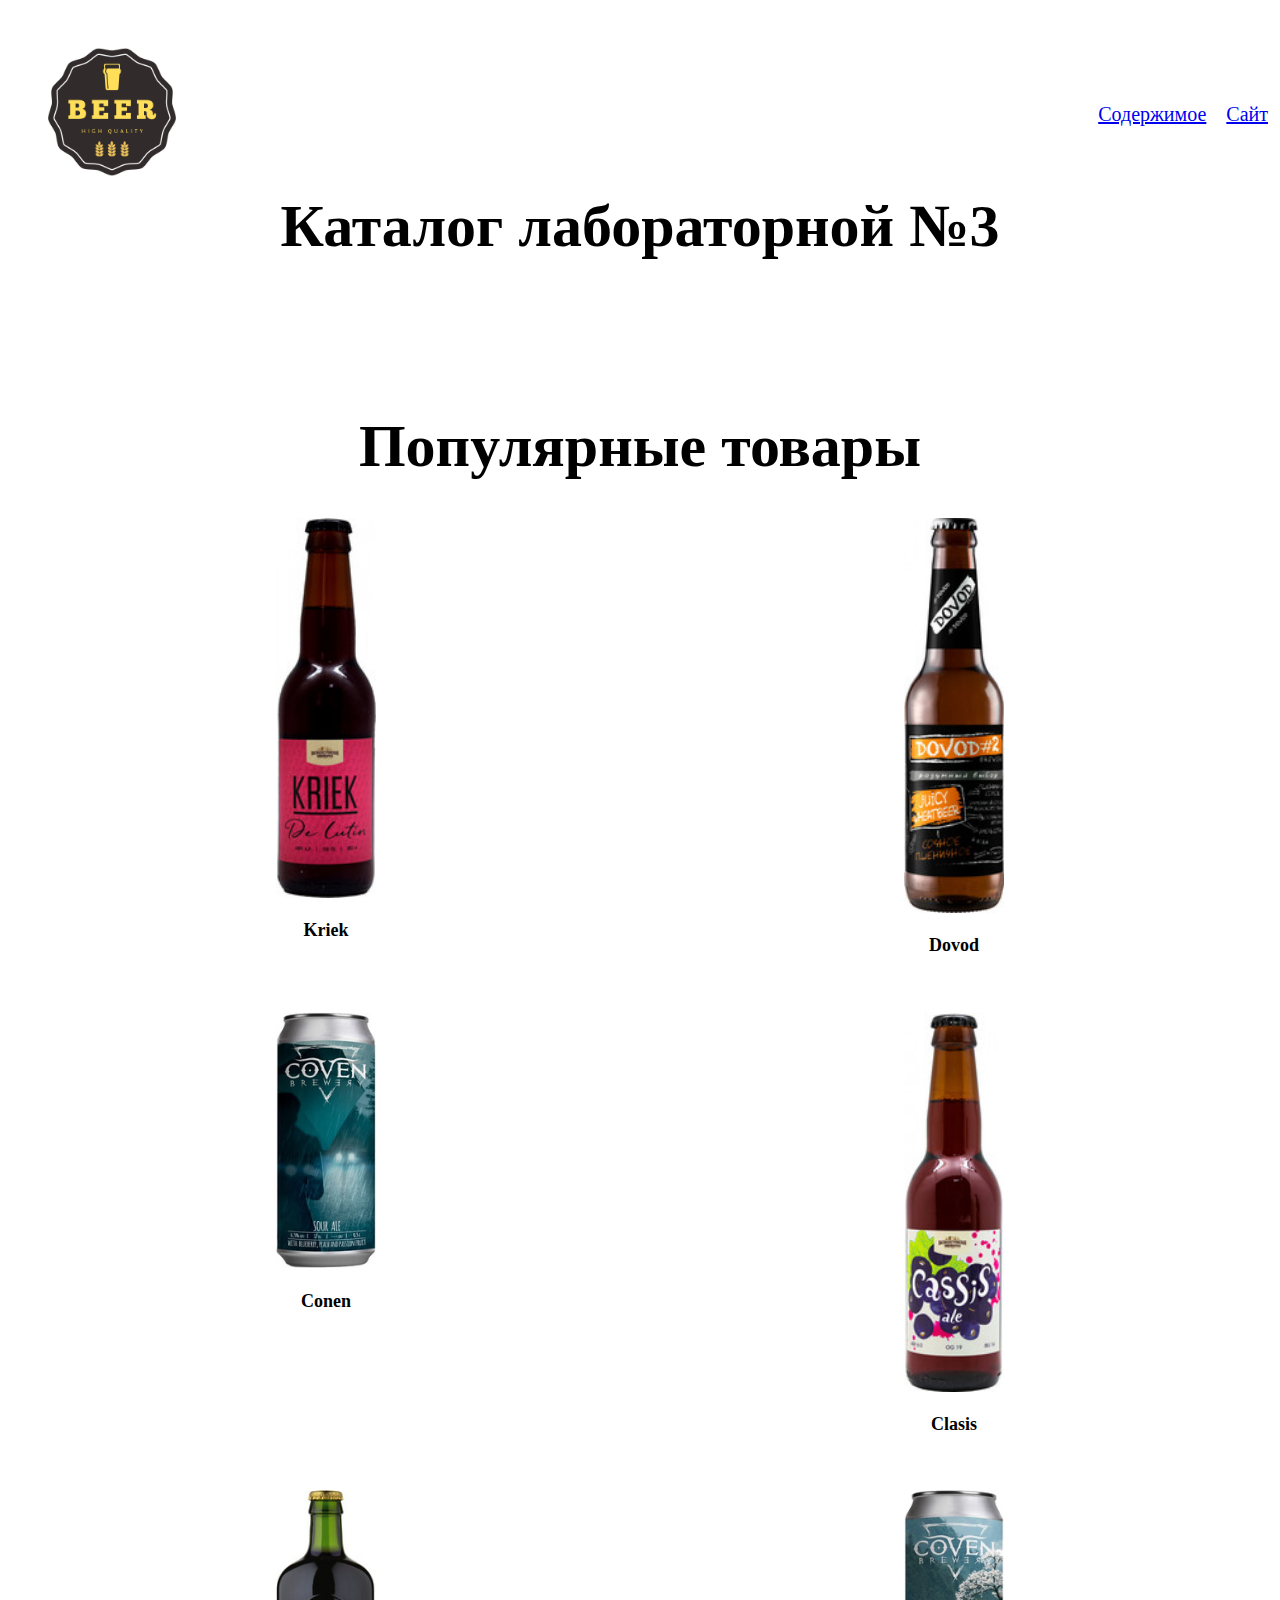
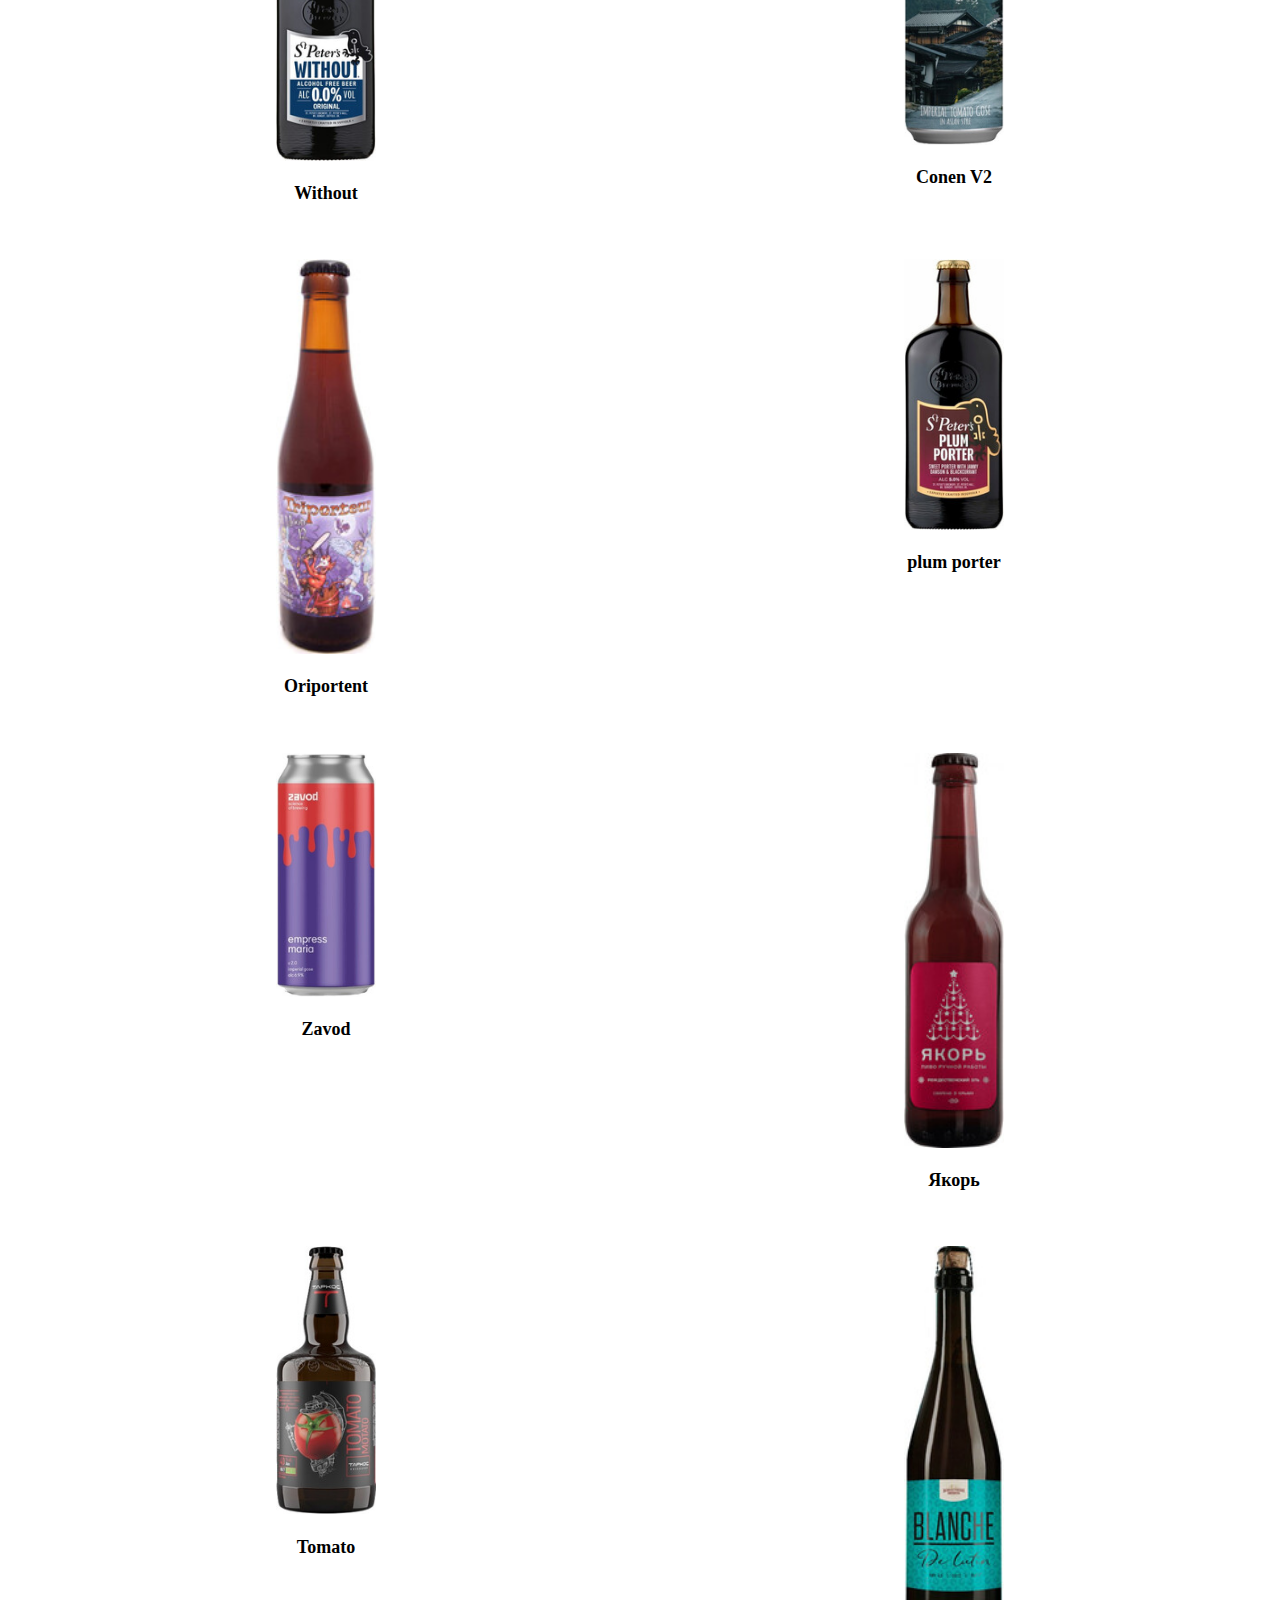
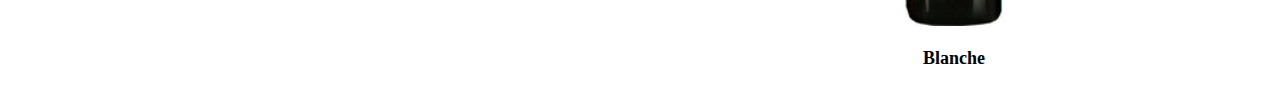
<file: веб/3/index.html>
<!DOCTYPE html>
<html lang="en">

<head>
    <meta charset="UTF-8">
    <meta http-equiv="X-UA-Compatible" content="IE=edge">
    <meta name="viewport" content="width=device-width, initial-scale=1.0">

    <link rel="stylesheet" href="css/reset.css">
    <link rel="stylesheet" href="css/main.css">

    <title>Лабораторная работа №3</title>
</head>

<body>

    <div id="main">

        <header class="header">
            <div class="header_content">
                <div class="header__top">
                    <img src="img/logo.png" width="200px" alt="логотип организации">
                </div>
    
                <div class="header__panelNavigation">
                    <ul class="navigation">
                        <li class="navigation_item"><a href="#">Содержимое</a></li>
                        <li class="navigation_item"><a href="https://eatbeer.ru/" target="_blank">Сайт</a>
                        </li>
                    </ul>
                </div>
            </div>
        </header>

        <h1 id="main-catalog_title" class="title marginBottom_3percent">Каталог лабораторной №3</h1>

        <div class="main-catalog">

            <div class="items_catalog marginBottom_3percent">

                <div class="item_catalog"></div>
                <div class="item_catalog"></div>
                <div class="item_catalog"></div>
                <div class="item_catalog"></div>
                <div class="item_catalog"></div>
                <div class="item_catalog"></div>
            </div>

            <div class="promo-catalog">
                <h2 class="title marginBottom_3percent">Популярные товары</h2>

                <div class="items_promo">
                    <div class="item_promo">
                        <img class="item_promo_img" src="img/1.jpg"
                            alt="Фото товара">

                        <p class="item__text">Kriek</p>

                    </div>

                    <div class="item_promo">
                        <img class="item_promo_img" src="img/2.jpg"
                            alt="Фото товара">

                        <p class="item__text">Dovod</p>

                    </div>

                    <div class="item_promo">
                        <img class="item_promo_img" src="img/3.jpg"
                            alt="Фото товара">

                        <p class="item__text">Conen</p>

                    </div>

                    <div class="item_promo">
                        <img class="item_promo_img" src="img/4.jpg"
                            alt="Фото товара">

                        <p class="item__text">Clasis</p>

                    </div>

                    <div class="item_promo">
                        <img class="item_promo_img" src="img/5.jpg"
                            alt="Фото товара">

                        <p class="item__text">Without</p>

                    </div>

                    <div class="item_promo">
                        <img class="item_promo_img" src="img/6.jpg"
                            alt="Фото товара">

                        <p class="item__text">Conen V2</p>

                    </div>

                    <div class="item_promo">
                        <img class="item_promo_img" src="img/7.jpg"
                            alt="Фото товара">

                        <p class="item__text">Oriportent</p>

                    </div>

                    <div class="item_promo">
                        <img class="item_promo_img" src="img/8.jpg"
                            alt="Фото товара">

                        <p class="item__text">plum porter</p>

                    </div>

                    <div class="item_promo">
                        <img class="item_promo_img" src="img/9.jpg"
                            alt="Фото товара">

                        <p class="item__text">Zavod</p>

                    </div>

                    <div class="item_promo">
                        <img class="item_promo_img" src="img/10.jpg"
                            alt="Фото товара">

                        <p class="item__text">Якорь</p>

                    </div>

                    <div class="item_promo">
                        <img class="item_promo_img" src="img/11.jpg"
                            alt="Фото товара">

                        <p class="item__text">Tomato</p>

                    </div>

                    <div class="item_promo">
                        <img class="item_promo_img" src="img/12.jpg"
                            alt="Фото товара">

                        <p class="item__text">Blanche</p>

                    </div>
                </div>
            </div>

        </div>
    </div>

    <script src="index.js"></script>
</body>

</html>
</file>
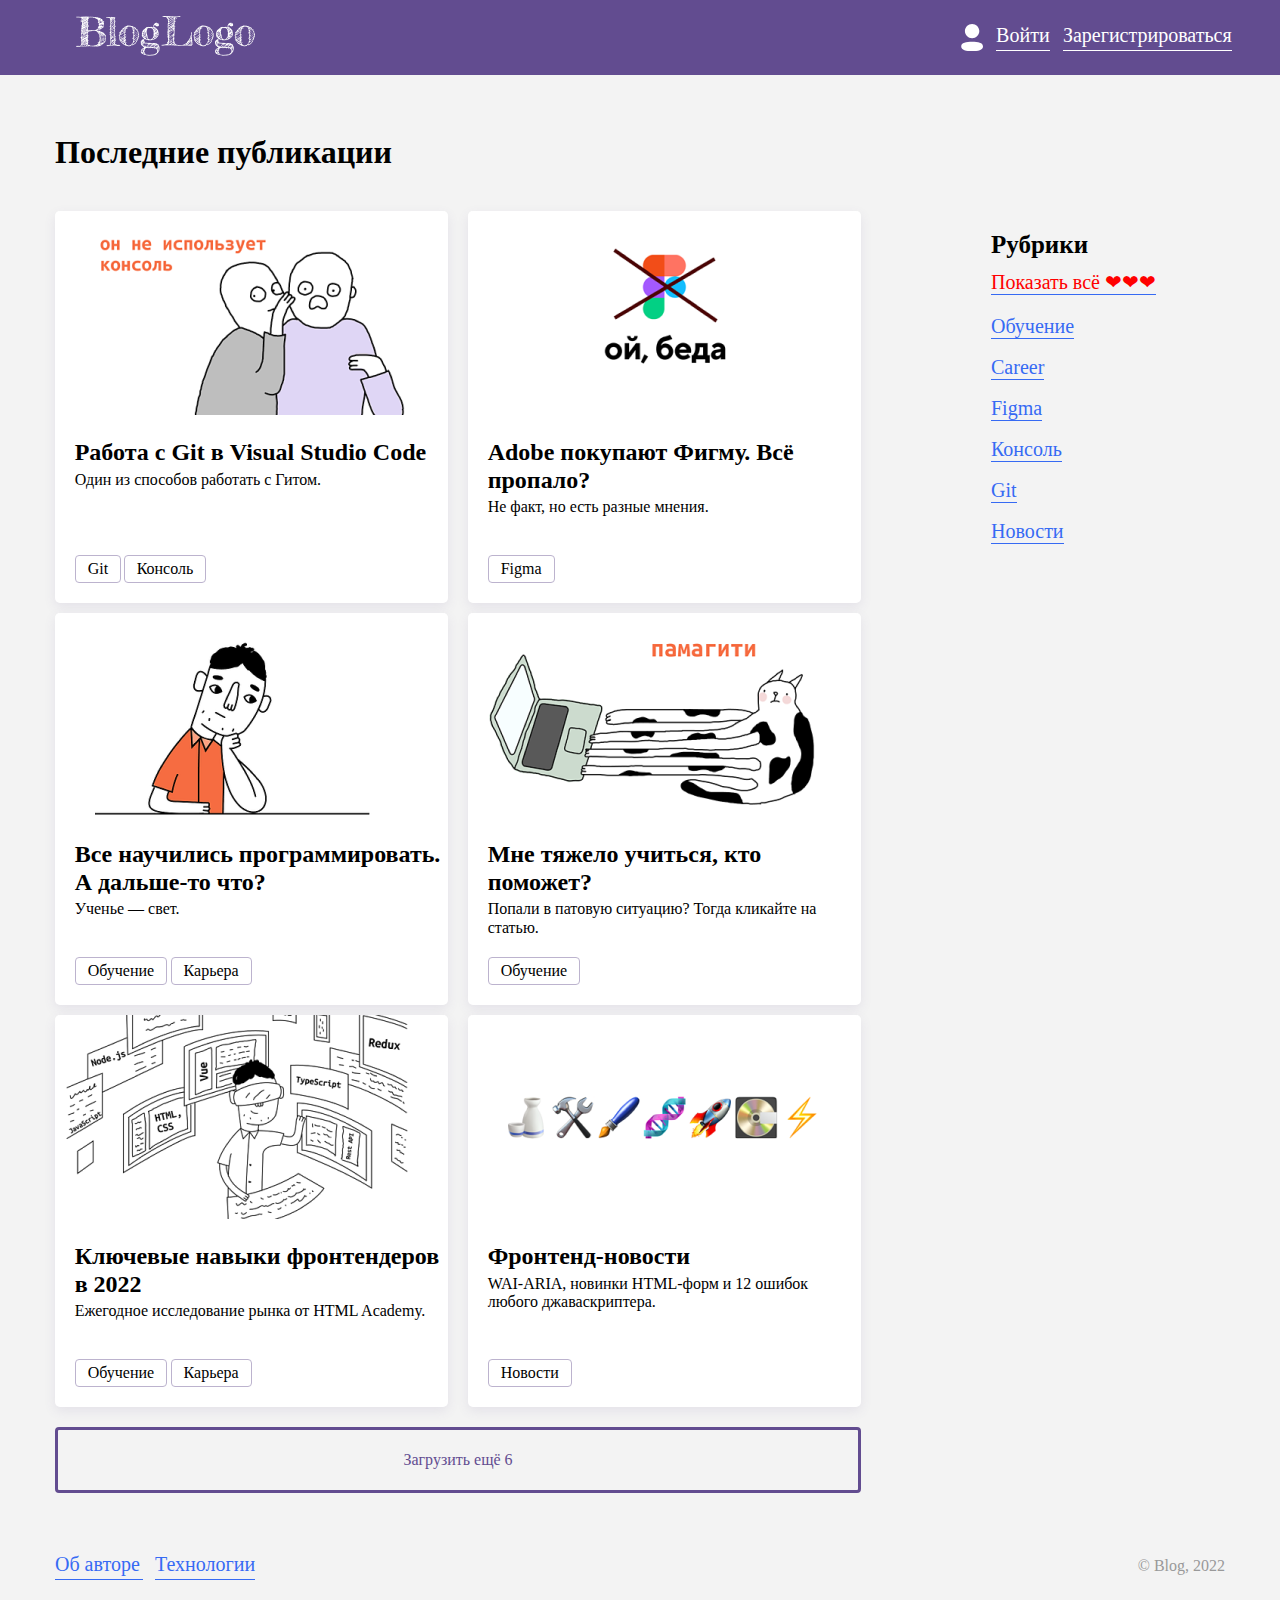
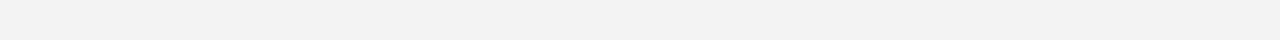
<file: веб/4/index.html>
<!DOCTYPE html>
<html lang="ru">

<head>
    <meta charset="UTF-8">
    <meta http-equiv="X-UA-Compatible" content="IE=edge">
    <meta name="viewport" content="width=device-width, initial-scale=1.0">

    <link rel="stylesheet" href="css/reset.css">
    <link rel="stylesheet" href="css/main.css">

    <title>Лента публикаций</title>
</head>

<body>

    <header class="header">
        <div class="container">
            <div class="header_content">
                <div class="logo">
                    <img src="img/BlogLogo.png" alt="logo">
                </div>

                <div class="menu-btn">
                    <span></span>
                    <span></span>
                    <span></span>
                </div>

                <nav class="nav">
                    <div class="img_profile_div">
                        <img class="img_profile" src="img/Profile.svg" alt="photo">
                    </div>

                    <div class="nav_links">

                        <a class="nav_link white_link" href="#">Войти</a>
                        <a class="nav_link white_link" href="#">Зарегистрироваться</a>

                    </div>
                </nav>
            </div>
        </div>
    </header>

    <div class="main">
        <div class="container">
            <h1 class="main_title">Последние публикации</h1>

            <div class="main_content">

                <div class="main_left">

                    <div class="main_items">

                        <div class="main_item" data-categories="Git, Console">
                            <img class="main_item_img" src="img/items/img_item1.png" alt="photo">

                            <h2 class="main_item_title">Работа с Git в Visual Studio Code</h2>

                            <p class="main_item_text">Один из способов работать с Гитом.</p>

                            <div class="main_item_categories">
                                <p class="main_item_category">Git</p>
                                <p class="main_item_category">Консоль</p>
                            </div>
                        </div>

                        <div class="main_item" data-categories="Figma">
                            <img class="main_item_img" src="img/items/img_item2.png" alt="photo">

                            <h2 class="main_item_title">Adobe покупают Фигму. Всё пропало?</h2>

                            <p class="main_item_text">Не факт, но есть разные мнения.</p>

                            <div class="main_item_categories">
                                <p class="main_item_category">Figma</p>
                            </div>
                        </div>

                        <div class="main_item" data-categories="Education, Career">
                            <div>
                                <img class="main_item_img" src="img/items/img_item3.png" alt="photo">
                            </div>

                            <h2 class="main_item_title">Все научились программировать. А дальше-то что?</h2>

                            <p class="main_item_text">Ученье — свет.</p>

                            <div class="main_item_categories">
                                <p class="main_item_category">Обучение</p>
                                <p class="main_item_category">Карьера</p>
                            </div>
                        </div>

                        <div class="main_item" data-categories="Education">
                            <div>
                                <img class="main_item_img" src="img/items/img_item4.png" alt="photo">
                            </div>

                            <h2 class="main_item_title">Мне тяжело учиться, кто поможет?</h2>

                            <p class="main_item_text">Попали в патовую ситуацию? Тогда кликайте на статью.</p>

                            <div class="main_item_categories">
                                <p class="main_item_category">Обучение</p>
                            </div>
                        </div>

                        <div class="main_item" data-categories="Education, Career">
                            <div>
                                <img class="main_item_img" src="img/items/img_item5.png" alt="photo">
                            </div>

                            <h2 class="main_item_title">Ключевые навыки фронтендеров в 2022</h2>

                            <p class="main_item_text">Ежегодное исследование рынка от HTML Academy.</p>

                            <div class="main_item_categories">
                                <p class="main_item_category">Обучение</p>
                                <p class="main_item_category">Карьера</p>
                            </div>
                        </div>

                        <div class="main_item" data-categories="News">
                            <div>
                                <img class="main_item_img" src="img/items/img_item6.png" alt="photo">
                            </div>

                            <h2 class="main_item_title">Фронтенд-новости</h2>

                            <p class="main_item_text">WAI-ARIA, новинки HTML-форм и 12 ошибок любого джаваскриптера.</p>

                            <div class="main_item_categories">
                                <p class="main_item_category">Новости</p>
                            </div>
                        </div>

                    </div>

                    <button class="add_new_items">Загрузить ещё 6</button>
                </div>

                <div class="main_navigation">
                    <h3 class="main_navigation_title">Рубрики</h3>

                    <div class="main_navigation_content">
                        <div>
                            <button id="show_all_publication" class="blue_link">Показать всё ❤❤❤</button>
                        </div>

                        <div class="headings">
                            <button class="headings_btn blue_link" data-categories="Education">Обучение</button>

                            <button class="headings_btn blue_link" data-categories="Career">Career</button>

                            <button class="headings_btn blue_link" data-categories="Figma">Figma</button>

                            <button class="headings_btn blue_link" data-categories="Console">Консоль</button>

                            <button class="headings_btn blue_link" data-categories="Git">Git</button>

                            <button class="headings_btn blue_link" data-categories="News">Новости</button>
                        </div>

                    </div>

                </div>

            </div>

            <div class="burger_blocks">
                <div class="container">

                </div>
            </div>
        </div>
    </div>

    <footer class="footer">
        <div class="container">
            <div class="footer_content">
                <div class="footer_nav">
                    <a href="https://github.com/Dice431/Laboratory" class="nav_link blue_link">Об авторе</a>
                    <a href="#" class="nav_link blue_link">Технологии</a>
                </div>

                <p class="blog_year">© Blog, 2022</p>
            </div>
        </div>
    </footer>

    <script src="index.js"></script>
</body>

</html>
</file>
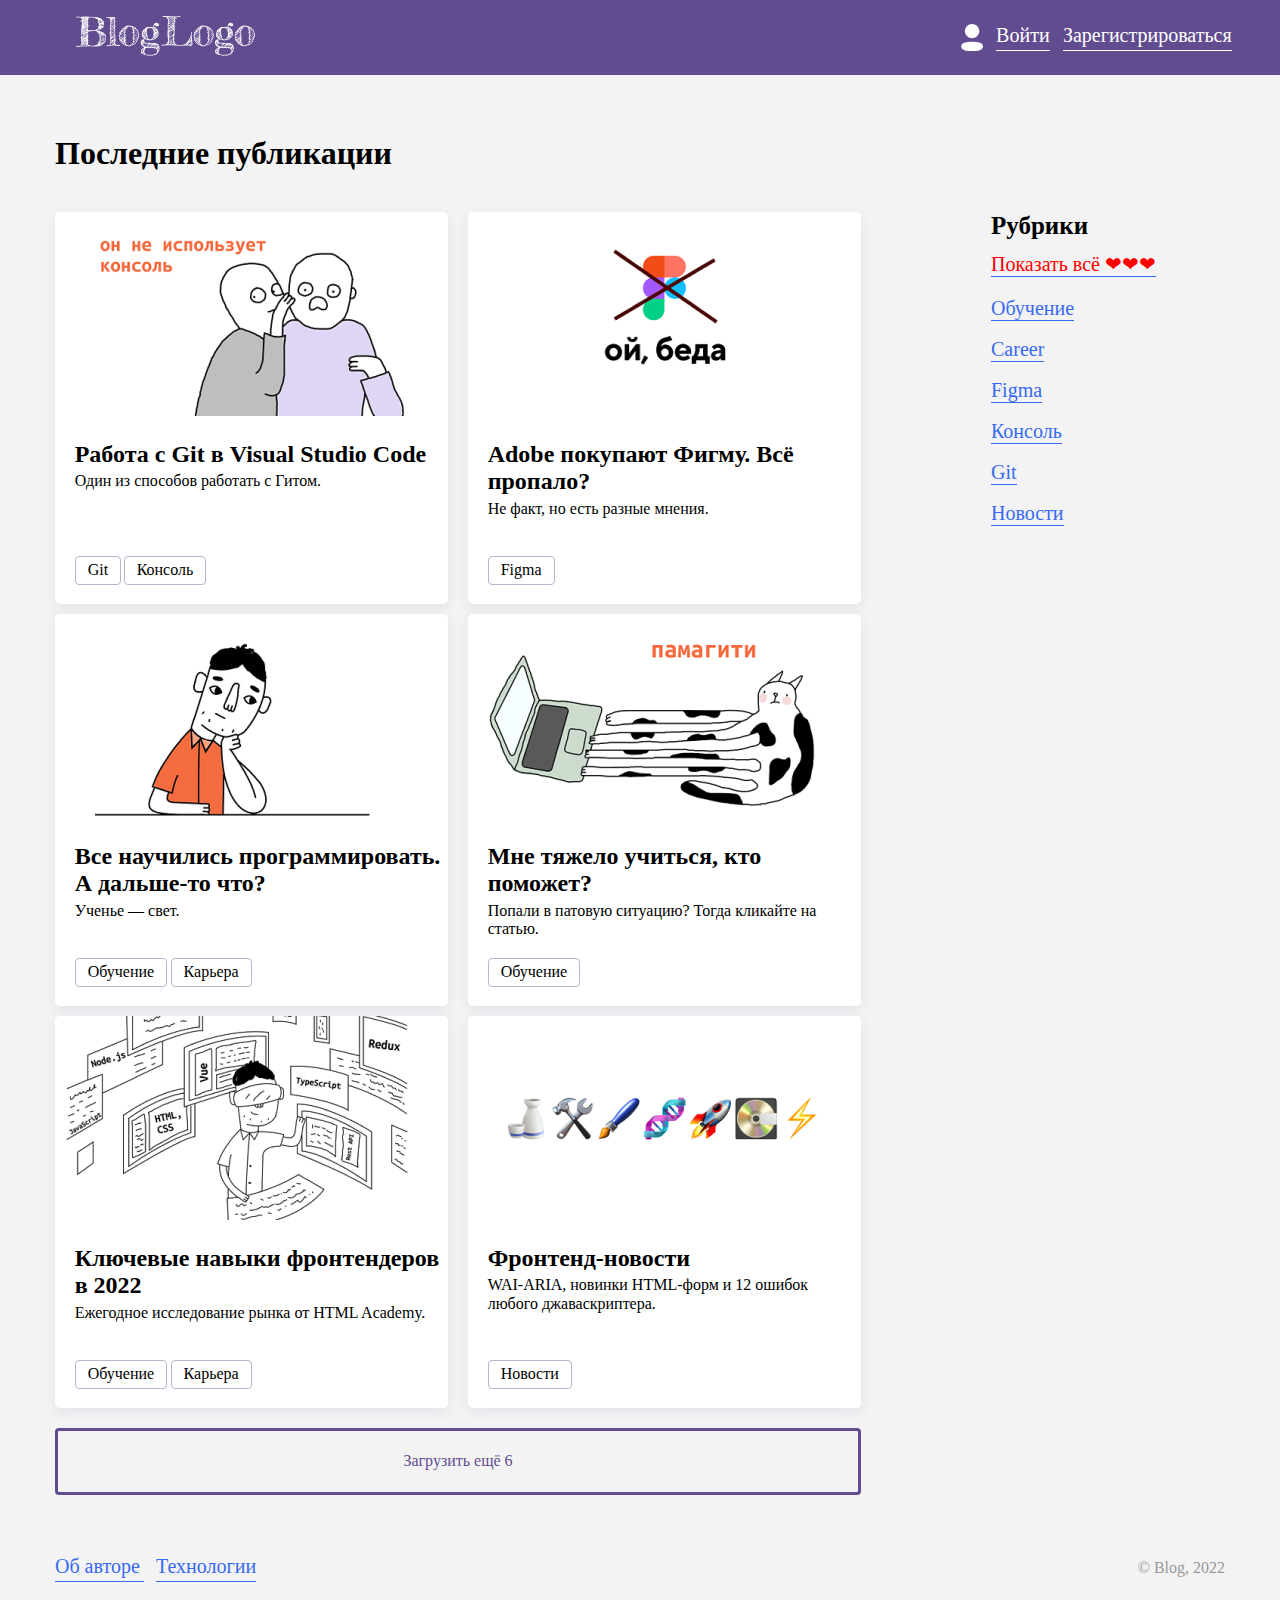
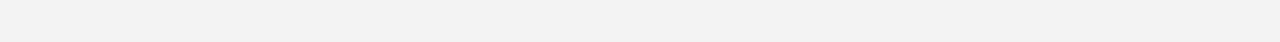
<file: веб/5/html/index.html>
<!DOCTYPE html>
<html lang="ru">

<head>
    <meta charset="UTF-8">
    <meta http-equiv="X-UA-Compatible" content="IE=edge">
    <meta name="viewport" content="width=device-width, initial-scale=1.0">

    <link rel="stylesheet" href="../css/reset.css">
    <link rel="stylesheet" href="../css/general_styles.css">
    
    <link rel="stylesheet" href="../css/blocks/header.css">
    <link rel="stylesheet" href="../css/blocks/footer.css">
    <link rel="stylesheet" href="../css/blocks/modal.css">
    <link rel="stylesheet" href="../css/blocks/form.css">
    <link rel="stylesheet" href="../css/blocks/main.css">

    <link rel="stylesheet" href="../css/mobile.css">

    <title>Лента публикаций</title>
</head>

<body>

    <header>
        <div class="container">
            <div class="header_content">
                <div class="logo">
                    <img src="../img/BlogLogo.png" alt="logo">
                </div>

                <div class="menu-btn">
                    <span></span>
                    <span></span>
                    <span></span>
                </div>

                <nav class="nav">
                    <div class="img_profile_div">
                        <img class="img_profile" src="../img/Profile.svg" alt="photo">
                    </div>

                    <div class="nav_links">

                        <a id="open_modalEnter" class="nav_link white_border" href="#">Войти</a>
                        <a class="nav_link white_border" href="../html/reg.html">Зарегистрироваться</a>

                    </div>
                </nav>
            </div>
        </div>
    </header>

    <div class="main m_top_60px">
        <div class="container">
            <h1 class="main_title">Последние публикации</h1>

            <div class="main_content m_top_40px">

                <div class="main_left">

                    <div class="main_items">

                        <div class="main_item" data-categories="Git, Console">
                            <img class="main_item_img" src="../img/items/img_item1.png" alt="photo">

                            <h2 class="main_item_title">Работа с Git в Visual Studio Code</h2>

                            <p class="main_item_text">Один из способов работать с Гитом.</p>

                            <div class="main_item_categories">
                                <span class="main_item_category">Git</span>
                                <span class="main_item_category">Консоль</span>
                            </div>
                        </div>

                        <div class="main_item" data-categories="Figma">
                            <img class="main_item_img" src="../img/items/img_item2.png" alt="photo">

                            <h2 class="main_item_title">Adobe покупают Фигму. Всё пропало?</h2>

                            <p class="main_item_text">Не факт, но есть разные мнения.</p>

                            <div class="main_item_categories">
                                <span class="main_item_category">Figma</span>
                            </div>
                        </div>

                        <div class="main_item" data-categories="Education, Career">
                            <div>
                                <img class="main_item_img" src="../img/items/img_item3.png" alt="photo">
                            </div>

                            <h2 class="main_item_title">Все научились программировать. А дальше-то что?</h2>

                            <p class="main_item_text">Ученье — свет.</p>

                            <div class="main_item_categories">
                                <span class="main_item_category">Обучение</span>
                                <span class="main_item_category">Карьера</span>
                            </div>
                        </div>

                        <div class="main_item" data-categories="Education">
                            <div>
                                <img class="main_item_img" src="../img/items/img_item4.png" alt="photo">
                            </div>

                            <h2 class="main_item_title">Мне тяжело учиться, кто поможет?</h2>

                            <p class="main_item_text">Попали в патовую ситуацию? Тогда кликайте на статью.</p>

                            <div class="main_item_categories">
                                <span class="main_item_category">Обучение</span>
                            </div>
                        </div>

                        <div class="main_item" data-categories="Education, Career">
                            <div>
                                <img class="main_item_img" src="../img/items/img_item5.png" alt="photo">
                            </div>

                            <h2 class="main_item_title">Ключевые навыки фронтендеров в 2022</h2>

                            <p class="main_item_text">Ежегодное исследование рынка от HTML Academy.</p>

                            <div class="main_item_categories">
                                <span class="main_item_category">Обучение</span>
                                <span class="main_item_category">Карьера</span>
                            </div>
                        </div>

                        <div class="main_item" data-categories="News">
                            <div>
                                <img class="main_item_img" src="../img/items/img_item6.png" alt="photo">
                            </div>

                            <h2 class="main_item_title">Фронтенд-новости</h2>

                            <p class="main_item_text">WAI-ARIA, новинки HTML-форм и 12 ошибок любого джаваскриптера.</p>

                            <div class="main_item_categories">
                                <span class="main_item_category">Новости</span>
                            </div>
                        </div>

                    </div>

                    <button class="add_new_items">Загрузить ещё 6</button>
                </div>

                <div class="main_navigation">
                    <h3 class="main_navigation_title">Рубрики</h3>

                    <div class="main_navigation_content">
                        <div>
                            <button id="show_all_publication" class="blue_link">Показать всё ❤❤❤</button>
                        </div>

                        <div class="headings">
                            <button class="headings_btn blue_link" data-categories="Education">Обучение</button>

                            <button class="headings_btn blue_link" data-categories="Career">Career</button>

                            <button class="headings_btn blue_link" data-categories="Figma">Figma</button>

                            <button class="headings_btn blue_link" data-categories="Console">Консоль</button>

                            <button class="headings_btn blue_link" data-categories="Git">Git</button>

                            <button class="headings_btn blue_link" data-categories="News">Новости</button>
                        </div>

                    </div>

                </div>

            </div>

            <div class="burger_blocks">
                <div class="container">

                </div>
            </div>
        </div>
    </div>

    <footer>
        <div class="container">
            <div class="footer_content">
                <div class="footer_nav">
                    <a href="https://github.com/Dice431/Laboratory" class="nav_link blue_link normalize_width">Об авторе</a>
                    <a href="#" class="nav_link blue_link">Технологии</a>
                </div>

                <p class="blog_year">© Blog, 2022</p>
            </div>
        </div>
    </footer>

    <div id="modal_enter" class="modal center_window">
        <div class="modal_content center_window">
            <div class="modal_top">
                <div>
                    <h3 class="modal_title">Вход</h3>
                </div>

                <div>
                    <img id="form_img_close" src="../img/svg_close.svg" alt="close">
                </div>
            </div>

            <form class="form" action="index.html" method="post">
                <div class="form_item">
                    <label class="form_label" for="login">Логин</label>
                    <input id="login" class="form_input" type="text" name="user_name" required>
                </div>

                <div class="form_item m_top_20px">
                    <label class="form_label" for="password">Пароль</label>
                    <input id="password" class="form_input" type="password" name="user_password" required>
                </div>

                <div class="form_btns m_top_20px">
                    <button id="btn_enter" class="form_btn btn_violet" type="submit">Войти</button>
                    <button id="btn_forgot_pass" class="form_btn">Забыли пароль?</button>
                </div>
            </form>
        </div>
    </div>

    <script type="module" src="../js/index.js"></script>
</body>

</html>
</file>
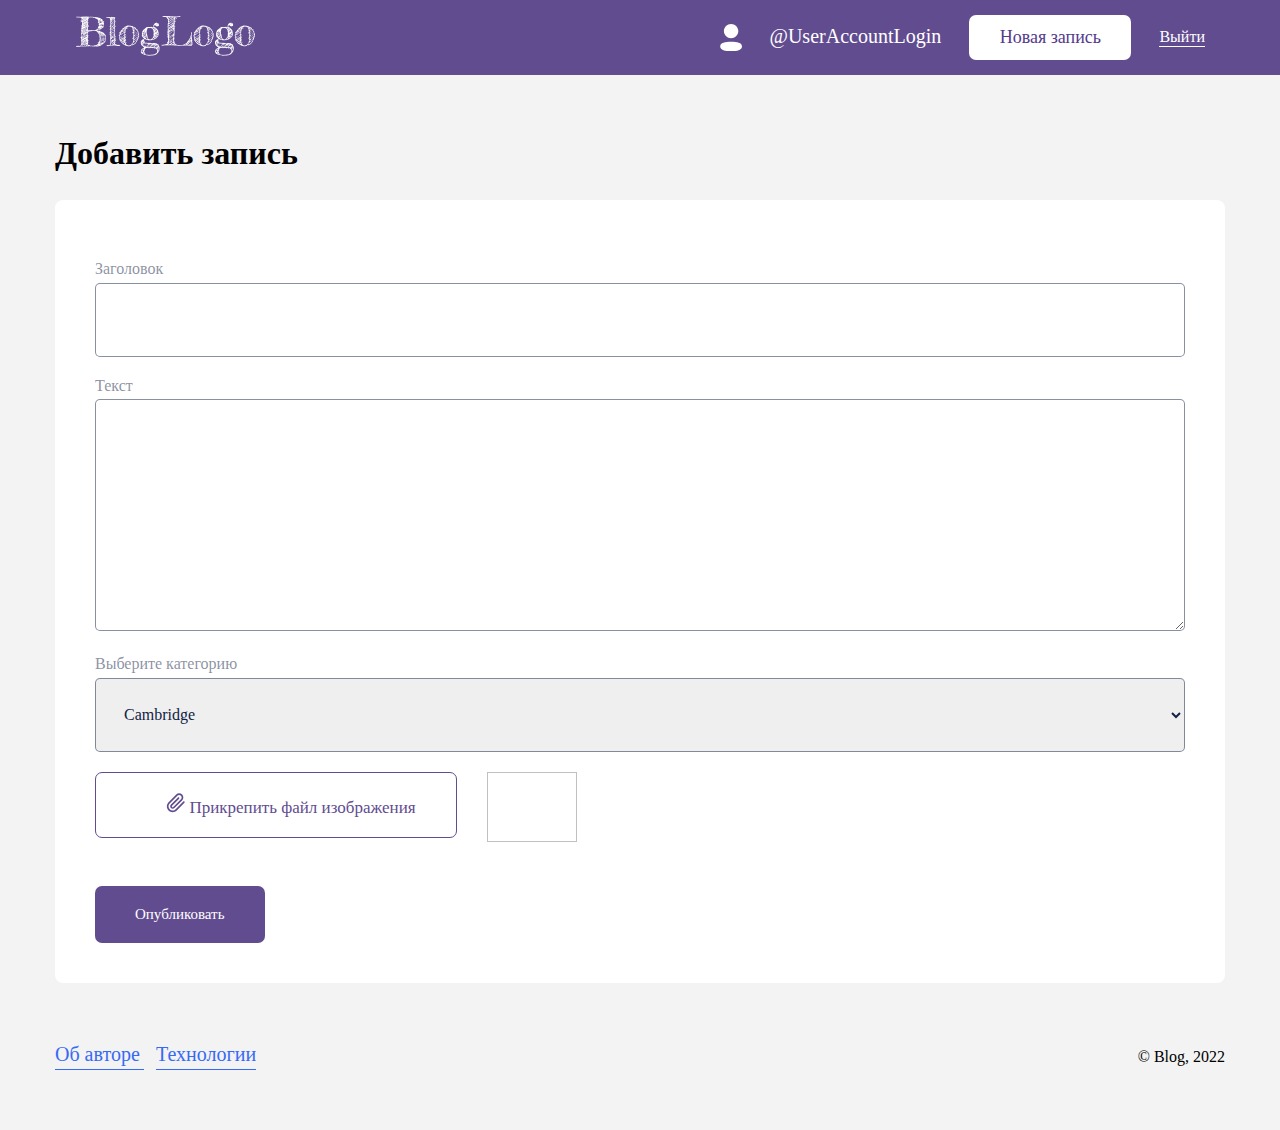
<file: веб/5/html/post-add.html>
<!DOCTYPE html>
<html lang="ru">

<head>
    <meta charset="UTF-8">
    <meta http-equiv="X-UA-Compatible" content="IE=edge">
    <meta name="viewport" content="width=device-width, initial-scale=1.0">

    <link rel="stylesheet" href="../css/reset.css">
    <link rel="stylesheet" href="../css/general_styles.css">

    <link rel="stylesheet" href="../css/blocks/header.css">
    <link rel="stylesheet" href="../css/blocks/footer.css">
    <link rel="stylesheet" href="../css/blocks/form.css">

    <link rel="stylesheet" href="../css/mobile.css">

    <title>Добавить запись</title>
</head>

<body>

    <header>
        <div class="container">
            <div class="header_content">
                <div class="logo">
                    <img src="../img/BlogLogo.png" alt="logo">
                </div>

                <div class="menu-btn">
                    <span></span>
                    <span></span>
                    <span></span>
                </div>

                <nav class="nav">
                    <div class="img_profile_div">
                        <img class="img_profile" src="../img/Profile.svg" alt="photo">
                    </div>

                    <div class="nav_links">

                        <a id="open_modal_enter" class="nav_link" href="#">@UserAccountLogin</a>
                        <button id="btn_new_item" class="nav_links_btn white_btn">Новая запись</button>
                        <a class="white_border">Выйти</a>

                    </div>
                </nav>
            </div>
        </div>
    </header>

    <div class="add_post m_top_60px">
        <div class="container">
            <h1>Добавить запись</h1>

            <form class="form m_top_40px" action="../html/post-add.html" method="post">
                <div class="form_content">
                    <div class="add_post_items">
                        <div class="add_post_item m_top_20px">
                            <label class="form_label" for="add_post_title">Заголовок</label>
                            <input id="entry_title" class="form_input" 
                            type="text"
                            name="user_entry"
                            maxlength='255'>
                        </div>

                        <div class="add_post_item m_top_20px">
                            <label class="form_label" for="add_post_text">Текст</label>
                            <textarea id="add_post_text" class="form_input form_item_height" type="text"
                                name="user_text"></textarea>
                        </div>

                        <div class="add_post_item m_top_20px">
                            <label class="form_label" for="add_post_category">Выберите категорию</label>
                            <select id="add_post_categories" class="form_input">
                                <option value="Boston">Boston</option>
                                <option selected value="Cambridge">Cambridge</option>
                                <option value="Git">Git</option>
                            </select>
                        </div>

                        <div class="add_post_item m_top_20px d-flex-left">

                            <div>
                                <input id="add_post_img" class="form_input form_input_file hide"
                                    name="user_add_img" type="file" accept="image/*">

                                <label class="form_label form_label-add-img" for="add_post_img">

                                    <span class="form_label-icon-wrapper">
                                        <img class="form_label-icon" src="../img/svg_add_file.svg" alt="Выбрать файл">
                                    </span>
                                    <span class="form_label-button-text">Прикрепить файл изображения</span>

                                </label>
                            </div>

                            <div>
                                <img id="img_add_file">
                            </div>

                        </div>

                        <div class="form_footer">
                            <button id="btn_add_post" class="form_btn btn_violet" type="submit">Опубликовать</button>
                        </div>
                    </div>
                </div>
            </form>
        </div>
    </div>

    <footer>
        <div class="container">
            <div class="footer_content">
                <div class="footer_nav">
                    <a href="https://github.com/Dice431/Laboratory" class="nav_link blue_link normalize_width">Об авторе</a>
                    <a href="#" class="nav_link blue_link">Технологии</a>
                </div>

                <p class="blog_year">© Blog, 2022</p>
            </div>
        </div>
    </footer>

    <script src="../js/form_post_add.js"></script>
</body>

</html>
</file>
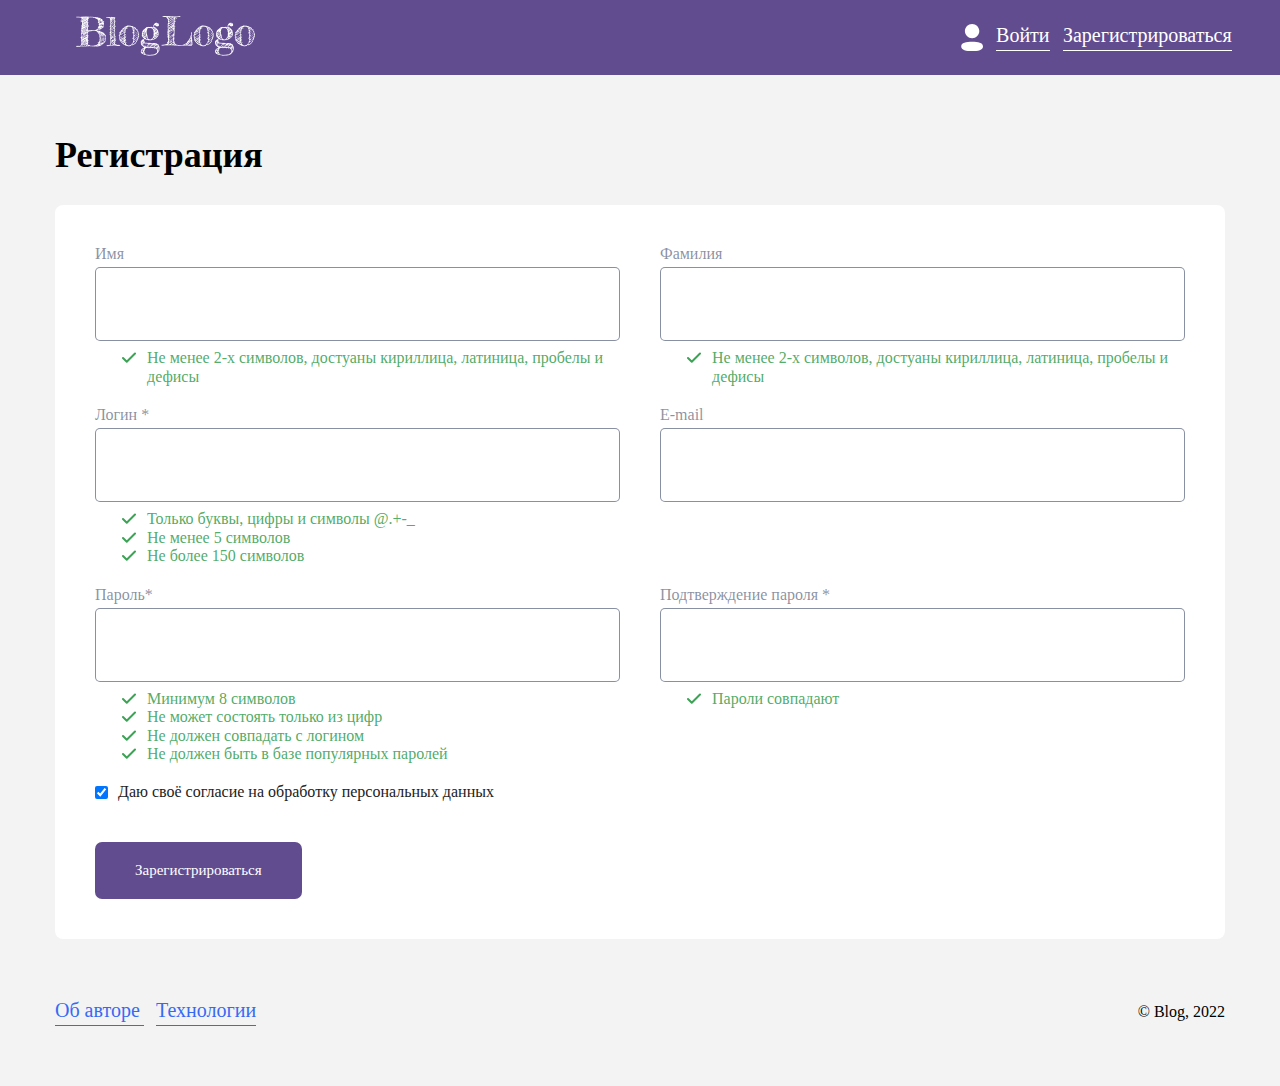
<file: веб/5/html/reg.html>
<!DOCTYPE html>
<html lang="ru">

<head>
    <meta charset="UTF-8">
    <meta http-equiv="X-UA-Compatible" content="IE=edge">
    <meta name="viewport" content="width=device-width, initial-scale=1.0">

    <link rel="stylesheet" href="../css/reset.css">
    <link rel="stylesheet" href="../css/general_styles.css">

    <link rel="stylesheet" href="../css/blocks/header.css">
    <link rel="stylesheet" href="../css/blocks/footer.css">
    <link rel="stylesheet" href="../css/blocks/form.css">
    <link rel="stylesheet" href="../css/blocks/modal.css">

    <link rel="stylesheet" href="../css/mobile.css">

    <title>Регистрация</title>
</head>

<body>

    <header>
        <div class="container">
            <div class="header_content">
                <div class="logo">
                    <img src="../img/BlogLogo.png" alt="logo">
                </div>

                <div class="menu-btn">
                    <span></span>
                    <span></span>
                    <span></span>
                </div>

                <nav class="nav">
                    <div class="img_profile_div">
                        <img class="img_profile" src="../img/Profile.svg" alt="photo">
                    </div>

                    <div class="nav_links">

                        <a id="open_modalEnter" class="nav_link white_border" href="#">Войти</a>
                        <a class="nav_link white_border" href="#">Зарегистрироваться</a>

                    </div>
                </nav>
            </div>
        </div>
    </header>


    <div class="registration m_top_60px">
        <div class="container">
            <h1 class="registration_title">Регистрация</h1>

            <form class="form m_top_40px form_registration" action="../html/user-add.html" method="post">
                <div class="form_content">
                    <div class="form_items">
                        <div class="form_item">
                            <label class="form_label" for="inpt_name">Имя</label>
                            <input id="inpt_name" class="form_input item_registration" type="text" name="user_name">

                            <div class="items_footer">
                                <div class="item_footer" data-type="name_with_symbol">
                                    <div>
                                        <img class="img_on" src="../img/svg_ok.svg" alt="Всё чики-чики">
                                        <img class="img_off hide" src="../img/svg_NoOk.svg" alt="Всё чики-чики">
                                    </div>

                                    <p class="item_footer_text">Не менее 2-х символов, достуаны кириллица, латиница,
                                        пробелы и дефисы</p>
                                </div>
                            </div>
                        </div>

                        <div class="form_item left_item">
                            <label class="form_label" for="inpt_last_name">Фамилия</label>
                            <input id="inpt_last_name" class="form_input item_registration" type="text"
                                name="user_last_name">

                            <div class="items_footer">
                                <div class="item_footer" data-type="fam_with_symbol">
                                    <div>
                                        <img class="img_on" src="../img/svg_ok.svg" alt="Всё чики-чики">
                                        <img class="img_off hide" src="../img/svg_NoOk.svg" alt="Всё чики-чики">
                                    </div>

                                    <p class="item_footer_text">Не менее 2-х символов, достуаны кириллица, латиница,
                                        пробелы и дефисы</p>
                                </div>
                            </div>
                        </div>

                        <div class="form_item">
                            <label class="form_label" for="login_registration">Логин *</label>
                            <input id="login_registration" class="form_input item_registration" type="text"
                                name="user_login" maxlength="150" required>

                            <div class="items_footer">
                                <div class="item_footer" data-type="login_with_symbol">
                                    <div>
                                        <img class="img_on" src="../img/svg_ok.svg" alt="Всё чики-чики">
                                        <img class="img_off hide" src="../img/svg_NoOk.svg" alt="Всё чики-чики">
                                    </div>

                                    <p class="item_footer_text">Только буквы, цифры и символы @.+-_</p>
                                </div>

                                <div class="item_footer" data-type="login_min_lenght">
                                    <div>
                                        <img class="img_on" src="../img/svg_ok.svg" alt="Всё чики-чики">
                                        <img class="img_off hide" src="../img/svg_NoOk.svg" alt="Всё чики-чики">
                                    </div>

                                    <p class="item_footer_text">Не менее 5 символов</p>
                                </div>

                                <div class="item_footer">
                                    <div>
                                        <img class="img_on" src="../img/svg_ok.svg" alt="Всё чики-чики">
                                        <img class="img_off hide" src="../img/svg_NoOk.svg" alt="Всё чики-чики">
                                    </div>

                                    <p class="item_footer_text">Не более 150 символов</p>
                                </div>
                            </div>
                        </div>

                        <div class="form_item">
                            <label class="form_label" for="email">E-mail</label>
                            <input id="email" class="form_input item_registration" type="email" name="user_email" required>
                        </div>

                        <div class="form_item">
                            <label class="form_label" for="pass_registration">Пароль*</label>
                            <input id="pass_registration" class="form_input item_registration" type="password"
                                name="user_password_registration" required>

                            <div class="items_footer">
                                <div class="item_footer" data-type="pass_min_8_symbols">
                                    <div>
                                        <img class="img_on" src="../img/svg_ok.svg" alt="Всё чики-чики">
                                        <img class="img_off hide" src="../img/svg_NoOk.svg" alt="Всё не чики-чики">
                                    </div>

                                    <p class="item_footer_text">Минимум 8 символов</p>
                                </div>

                                <div class="item_footer" data-type="pass_equals_num">
                                    <div>
                                        <img class="img_on" src="../img/svg_ok.svg" alt="Всё чики-чики">
                                        <img class="img_off hide" src="../img/svg_NoOk.svg" alt="Всё не чики-чики">
                                    </div>

                                    <p class="item_footer_text">Не может состоять только из цифр</p>
                                </div>

                                <div class="item_footer" data-type="pass_equals_with_login">
                                    <div>
                                        <img id="img_ok_pass_equals" class="img_on" src="../img/svg_ok.svg"
                                            alt="Всё чики-чики">
                                        <img id="img_no_ok_pass_equals" class="img_off hide" src="../img/svg_NoOk.svg"
                                            alt="Всё не чики-чики">
                                    </div>

                                    <p id="text_pass_equals" class="item_footer_text">Не должен совпадать с логином</p>
                                </div>

                                <div class="item_footer" data-type="password_database">
                                    <div>
                                        <img class="img_on" src="../img/svg_ok.svg" alt="Всё чики-чики">
                                        <img class="img_off hide" src="../img/svg_NoOk.svg" alt="Всё не чики-чики">
                                    </div>

                                    <p class="item_footer_text">Не должен быть в базе популярных паролей</p>
                                </div>
                            </div>
                        </div>

                        <div class="form_item">
                            <label class="form_label" for="pass_confirmation">Подтверждение пароля *</label>
                            <input id="pass_confirmation" class="form_input item_registration" type="password"
                                name="user_pass_confirm" required>

                            <div class="items_footer">
                                <div class="item_footer" data-type="pass_equals_with_pass">
                                    <div>
                                        <img class="img_on" src="../img/svg_ok.svg" alt="Всё чики-чики">
                                        <img class="img_off hide" src="../img/svg_NoOk.svg" alt="Всё чики-чики">
                                    </div>

                                    <p class="item_footer_text">Пароли совпадают</p>
                                </div>
                            </div>
                        </div>
                    </div>

                    <div class="form_content_footer">
                        <input id="consent_to_processing" class="color_ckeckbox_violet" type="checkbox" checked>
                        <label class="form_label black_color m_left_10px" for="consent_to_processing">Даю своё согласие
                            на обработку
                            персональных данных</label>
                    </div>

                    <div class="form_footer">
                        <button id="btn_registration" class="form_btn btn_violet" type="submit">Зарегистрироваться</button>
                    </div>
                </div>
            </form>
        </div>
    </div>


    <div id="modal_enter" class="modal center_window">
        <div class="modal_content center_window">
            <div class="modal_top">
                <div>
                    <h3 class="modal_title">Вход</h3>
                </div>

                <div>
                    <img id="form_img_close" src="../img/svg_close.svg" alt="close">
                </div>
            </div>

            <form class="form" action="index.html" method="post">
                <div class="form_item">
                    <label class="form_label" for="login">Логин</label>
                    <input id="login" class="form_input" type="text" name="user_name">
                </div>

                <div class="form_item m_top_20px">
                    <label class="form_label" for="password">Пароль</label>
                    <input id="password" class="form_input" type="password" name="user_password">
                </div>

                <div class="form_btns m_top_20px">
                    <button id="btn_enter" class="form_btn btn_violet">Войти</button>
                    <button id="btn_forgot_pass" class="form_btn">Забыли пароль?</button>
                </div>
            </form>
        </div>
    </div>



    <footer>
        <div class="container">
            <div class="footer_content">
                <div class="footer_nav">
                    <a href="https://github.com/Dice431/Laboratory" class="nav_link blue_link normalize_width">Об авторе</a>
                    <a href="#" class="nav_link blue_link">Технологии</a>
                </div>

                <p class="blog_year">© Blog, 2022</p>
            </div>
        </div>
    </footer>

    <script type="module" src="../js/form_registration.js"></script>
</body>

</html>
</file>
<file: веб/3/css/main.css>
*,
*::after,
*::before {
    box-sizing: border-box;
}

h1, h2, h3, h4, h5, h6, ul {
  padding: 0;
  margin: 0;
}

li{
    list-style-type: none;
    text-decoration: none;
}

.marginBottom_3percent {
    margin-bottom: 3%;
}

/* Десктоп */

#main {
    margin: 40px;
}


.title {
    font-size: 60px;
}

.header {
    height: 20vh;
}

.header_content {
    display: flex;
    justify-content: space-between;
    align-items: center;
}

.navigation {
    display: flex;
}

.navigation_item {
    margin-left: 20px;

    font-size: 20px;
}

.navigation_item a:hover {
    text-decoration: none;
}

.navigation_item:first-child {
    margin-left: 0;
}

.items_catalog {
    display: flex;
    flex-wrap: wrap; 
}

.item_catalog {
    width: 33.3%;


    text-align: center;
}


.item_catalog:nth-child(n + 4) {
    margin-top: 3%;
}

.item__text {
    font-size: 18px;
    font-weight: bold;
}

.items_promo {
    display: flex;
    justify-content: space-between;
    flex-wrap: wrap;
}

.item_promo {
    width: 25%;

    text-align: center;
}

.item_promo:nth-child(n + 5) {
    margin-top: 3%;
}

.item_promo_img {
    width: 100px;
}

.item_mainCatalog_img {
    width: 50%;
}


/* Мобилка */
@media screen and (max-width: 1280px) {

    #main {
        margin: 12px;
    }

    .title {
        text-align: center;
    }

    .item_catalog {
        width: 50%;
    }

    .item_catalog:nth-child(n + 3) {
        margin-top: 3%;
    }

    .item_promo {
        width: 50%;
    }

    .item_promo:nth-child(n + 3) {
        margin-top: 3%;
    }

}

@media screen and (max-width: 640px) {

    .header_content {
        display: inline;
    }

    .navigation {
        margin-top: 3%;
    }

    .header__top {
        text-align: center;
    }

    .item_catalog {
        width: 100%;
    }

    .item_catalog:hover img {
        opacity: 40%;
    }

    .item_promo:hover img {
        opacity: 40%;
    }

    .item_catalog {
        margin-top: 3%;
    }

}

@media screen and (max-width: 500px) {

    .title {
        font-size: 40px;
    }

    .item_promo {
        margin-top: 3%;

        width: 100%;
    }

}
</file>
<file: веб/4/css/main.css>
body {
    background-color: #F3F3F3;
}

*,
*::after,
*::before {
    box-sizing: border-box;
}

h1,
h2,
h3,
h4,
h5,
h6,
ul,
p {
    padding: 0;
    margin: 0;
}

li {
    list-style-type: none;
    text-decoration: none;
}

a {
    text-decoration: none;
}

button {
    background: none;
    border: none;
    padding: 0;
    margin: 0;

    cursor: pointer;
}

.container {
    width: 100%;
    max-width: 1200px;
    margin: 0 auto;
    padding: 0 15px;
}

.hide {
    display: none;
}

.show {
    display: block;
}

.header {
    background-color: #624C90;

    padding: 15px 60px 15px 60px;
}

.logo {
    z-index: 5;
}

.header_content {
    display: flex;
    justify-content: space-between;
}


.nav_links {
    display: flex;
}

.img_profile_div {
    display: flex;
    align-items: center;
}

.img_profile {
    display: block;
}

.nav {
    display: flex;
    align-items: center;
}

.nav_link {
    margin-left: 6%;
    padding-bottom: 3px;

    font-size: 20px;
}

.white_link {
    color: #fff;

    border-bottom: 1px solid #fff;
}

.blue_link {
    color: #366AF3;

    border-bottom: 1px solid #366AF3;
}

.main .container {
    position: relative;
}

.main_title {
    margin-top: 5%;
}

.main_content {
    display: flex;
    justify-content: space-between;
}

.main_left {
    width: 100%;
    max-width: 806px;
    margin-top: 40px;
}

.main_items {
    display: grid;
    grid-template-columns: 50% 50%;
    gap: 10px;
}

.main_navigation {
    width: 20%;
}

#show_all_publication {
    color: red !important;

    margin-bottom: 20px;
    font-size: 20px;
}

.main_item {
    position: relative;

    width: 100%;
    max-width: 393px;
    height: 392px;

    box-shadow: 0px 4px 12px rgba(98, 76, 144, 0.1);
    border-radius: 5px;
    background-color: #fff;
}

.main_item_img {
    width: 100%;


    border-radius: 5px;
}

.main_item_title {
    margin-top: 20px;
    margin-left: 5%;

    font-weight: 700;
}

.main_item_text {
    margin-top: 4px;
    margin-left: 5%;
}

.main_item_categories {
    display: flex;

    position: absolute;
    bottom: 0;

    margin-left: 5%;
    margin-bottom: 5%;
}

.main_item_category {
    margin-left: 2%;

    padding: 4px 12px;
    border: 1px solid #BCB3CE;
    border-radius: 4px;
}

.main_item_category:first-child {
    margin-left: 0;
}

.add_new_items {
    display: block;
    width: 100%;

    color: #624C90;

    margin-top: 20px;
    padding: 21px 0;

    border: 3px solid #624C90;
    border-radius: 4px;
}

.main_navigation {
    margin-top: 60px;
}

.main_navigation_title {
    font-size: 25px;
    font-weight: 700;
}

.main_navigation_content {
    margin-top: 5%;
}

.headings_btn {
    display: block;

    font-size: 20px;

    margin-top: 17px;
}

.headings_btn:first-child {
    margin-top: 0;
}

.footer {
    margin: 60px 0;
}

.footer_content {
    display: flex;
    justify-content: space-between;
    align-items: center;
}
 
.footer_nav {
    display: flex;
    align-items: center;
}

.footer .nav_link:first-child {
    margin-left: 0;
    width: 100px;
}


.blog_year {
    color: #999999;
}

.burger_title_cl {
    color: #C2B4DD;
}

.show_block {
    display: block !important;

    position: absolute;
    top: 0;
    left: 0;

    z-index: 3;
    padding-left: 15px;

    width: 100%;
    background-color: #624C90;
    /* height: 100%; */
}

.show_nav {
    display: flex !important;

    margin-top: 3%;

    justify-content: center;
}

.burger_blocks {
    display: none;
}

.zero_marginTop {
    margin-top: 0 !important;
}

.menu-btn {
    display: none;

    width: 30px;
    height: auto;
    position: relative;
    z-index: 3;
    overflow: hidden;
}

.menu-btn span {
    width: 30px;
    height: 3px;
    position: absolute;
    top: 50%;
    left: 50%;
    transform: translate(-50%, -50%);
    background-color: #fff;
    transition: all 0.5s;
}

.menu-btn span:nth-of-type(2) {
    top: calc(50% - 8px);
}

.menu-btn span:nth-of-type(3) {
    top: calc(50% + 8px);
}

.menu-btn.active span:nth-of-type(1) {
    display: none;
}

.menu-btn.active span:nth-of-type(2) {
    top: 50%;
    transform: translate(-50%, 0%) rotate(45deg);
}

.menu-btn.active span:nth-of-type(3) {
    top: 50%;
    transform: translate(-50%, 0%) rotate(-45deg);
}




@media screen and (max-width: 1075px) {
    .main_items {
        grid-template-columns: 100%;
    }

    .main_item {
        margin: 0 auto;
    }
}

@media screen and (max-width: 670px) {
    .header {
        padding: 15px 0;
    }

    .menu-btn {
        display: block;
    }

    .nav {
        display: none;
    }

    .main_left {
        width: 100%;
    }

    .main_navigation {
        display: none;
    }

    .main {
        margin-left: 0;
    }

    #show_all_publication {
        color: #FFF !important;

        border-bottom: 1px solid #FFF;
    }
    
    .headings_btn {
        color: #FFF;

        border-bottom: 1px solid #FFF;
    }

    .footer {
        margin: 20px 0;
    }

    .footer_content {
        flex-direction: column;
        text-align: center;
    }

    .blog_year {
        margin-top: 30px;
    }
}
</file>
<file: веб/5/css/general_styles.css>
body {
    background-color: #F3F3F3;
}

.container {
    width: 100%;
    max-width: 1200px;
    margin: 0 auto;
    padding: 0 15px;
}

.hide {
    display: none !important;
}

.show {
    display: block !important;
}

.hide_scroll {
    overflow: hidden;
}

.border_and_text_color_red {
    border: 1px solid #EE2222 !important; 
    color: #EE2222 !important; 
}

.d-flex-left {
    display: flex;
    justify-content: left;
}

.black_color {
    color: #222 !important;
}

.btn_violet {
    padding: 20px 40px;

    color: #fff;

    font-size: 15px;

    background: #624C90;
    border-radius: 7px;
}

.blue_link {
    color: #366AF3;

    border-bottom: 1px solid #366AF3;
}

.white_border {
    border-bottom: 1px solid #fff;
}

.color_red {
    color: #EE2222 !important;
}

.color_border_red {
    border: solid #EE2222 1px !important;
}

.m_left_10px {
    margin-left: 10px;
}

.m_top_20px {
    margin-top: 20px;
}

.m_top_40px {
    margin-top: 40px;
}

.m_top_60px {
    margin-top: 60px;
}

.white_btn {
    color: #553B8B;
    background-color: #fff;
    border-radius: 7px;

    padding: 12px 20px;
    margin: 0 28px;

    font-size: 18px;
}

button:disabled,
button[disabled]{
  background-color: #cccccc;
  color: #fff;
}

input[type=checkbox] {
	border: solid #EE2222 1px !important;
}
</file>
<file: веб/5/css/blocks/header.css>
header {
    background-color: #624C90;

    padding: 15px 60px 15px 60px;
}

.logo {
    z-index: 5;
}

.header_content {
    display: flex;
    justify-content: space-between;
}


.nav_links {
    display: flex;
    align-items: center;
}

.img_profile_div {
    display: flex;
    align-items: center;
}

.img_profile {
    display: block;
}

.nav {
    display: flex;
    align-items: center;
}

.nav_link {
    margin-left: 6%;
    padding-bottom: 3px;

    font-size: 20px;
}

/* header при зарегистрованном пользователе */
.nav_links_btn {
    width: 190px;
}
</file>
<file: веб/5/css/blocks/footer.css>
footer {
    margin: 60px 0;
}

.footer_content {
    display: flex;
    justify-content: space-between;
    align-items: center;
}

.footer_nav {
    display: flex;
    align-items: center;
}

.normalize_width {
    margin-left: 0;
    width: 101px;
}
</file>
<file: веб/5/css/blocks/modal.css>
.center_window {
    position: fixed;
    top: 50%;
    left: 50%;
    transform: translate(-50%, -50%);
    z-index: 30;
}

.modal {
    display: none;

    width: 100%;
    height: 100%;

    box-shadow: 0 3px 10px -.5px rgba(0, 0, 0, .2);
    text-align: center;
    padding: 30px;
    border-radius: 3px;
    background-color: rgba(98, 76, 144, 0.7);
    transition: 0.3s all;
}

.modal_content {
    background-color: #fff;
    box-shadow: 0px 8px 24px rgba(98, 76, 144, 0.5);
    border-radius: 8px;

    padding: 25px;

    width: 35%;
    height: auto;
}

.modal_top {
    display: flex;
    justify-content: space-between;
}

.modal_title {
    font-weight: 777;
    font-size: 24px;
    line-height: 24px;
}
</file>
<file: веб/5/css/blocks/form.css>
.registration_title {
    font-weight: 777;
    font-size: 36px;
}

.form {
    margin-top: 28px;
}

#form_imgClose {
    cursor: pointer;
}

.form_item {
    display: flex;
    flex-direction: column;

    text-align: left;
}

.form_label {
    color: rgba(17, 34, 68, 0.5);
    font-weight: 500;
}

.form_input {
    padding: 24px 0px 24px 24px;
    margin-top: 4px;

    color: #112244;

    border: 1px solid rgba(17, 34, 68, 0.5);
    border-radius: 5px;

    width: 100%;
    height: 74px;
}

.input_error {
    border: 1px solid #EE222280;
}

.form_btns {
    display: flex;
    align-items: center;
}

.form_btn {
    display: inline-block;
}

#btn_forgot_pass {
    color: #472A85;

    margin-left: 20px;
}


/* form registration */
.form_content {
    padding: 40px;

    background-color: #fff;
    border-radius: 8px;
}

.form_items {
    display: grid;
    grid-template-columns: repeat(2, 1fr);
    grid-column-gap: 40px;
    grid-row-gap: 20px;
}

.add_block {
    display: block;
}

.items_footer {
    margin-top: 8px;
    padding-left: 27px;
}

.item_footer {
    display: flex;
}

.item_footer_text {
    margin-left: 11px;

    font-weight: 500;
    color: rgba(60, 162, 85, 0.9);
}

.form_content_footer {
    margin-top: 20px;

    display: flex;
    align-items: center;

    text-align: left;
}

#consentToProcessing {
    margin-right: 8px;
}

.form_footer {
    margin-top: 40px;
}

.form_item_height {
    height: 232px;
}

.form_input_file {
    border: 1px solid #624C90;
}

#add_post_img {
    opacity: 0;
    visibility: hidden;
    position: absolute;
}

.form_label-add-img {
    display: block;

    width: 362px;
    padding: 20px 40px 20px 70px;

    border: 1px solid #624C90;
    border-radius: 7px;
   
    text-align: center;

    cursor: pointer;
}

.input__file-icon-wrapper {
    height: 60px;
    width: 60px;
}

.form_label-button-text {
    font-size: 17px;
    /* identical to box height, or 133% */

    color: #624C90;
}

#img_add_file {
    margin-left: 30px;

    width: 90px;
    height: 70px;
}

#form_img_close {
    cursor: pointer;
}
</file>
<file: веб/5/css/blocks/main.css>
.main .container {
    position: relative;
}

.main_title {
    margin-top: 5%;
}

.main_content {
    display: flex;
    justify-content: space-between;
}

.main_left {
    width: 100%;
    max-width: 806px;
}

.main_items {
    display: grid;
    grid-template-columns: 50% 50%;
    gap: 10px;
}

.main_navigation {
    width: 20%;
}

#show_all_publication {
    color: red !important;

    margin-bottom: 20px;
    font-size: 20px;
}

.main_item {
    position: relative;

    width: 100%;
    max-width: 393px;
    height: 392px;

    box-shadow: 0px 4px 12px rgba(98, 76, 144, 0.1);
    border-radius: 5px;
    background-color: #fff;
}

.main_item_img {
    width: 100%;


    border-radius: 5px;
}

.main_item_title {
    margin-top: 20px;
    margin-left: 5%;

    font-weight: 700;
}

.main_item_text {
    margin-top: 4px;
    margin-left: 5%;
}

.main_item_categories {
    display: flex;

    position: absolute;
    bottom: 0;

    margin-left: 5%;
    margin-bottom: 5%;
}

.main_item_category {
    margin-left: 2%;

    padding: 4px 12px;
    border: 1px solid #BCB3CE;
    border-radius: 4px;
}

.main_item_category:first-child {
    margin-left: 0;
}

.add_new_items {
    display: block;
    width: 100%;

    color: #624C90;

    margin-top: 20px;
    padding: 21px 0;

    border: 3px solid #624C90;
    border-radius: 4px;
}

.main_navigation_title {
    font-size: 25px;
    font-weight: 700;
}

.main_navigation_content {
    margin-top: 5%;
}

.headings_btn {
    display: block;

    font-size: 20px;

    margin-top: 17px;
}

.headings_btn:first-child {
    margin-top: 0;
}

.blog_year {
    color: #999999;
}

.burger_title_cl {
    color: #C2B4DD;
}

.show_block {
    display: block !important;

    position: absolute;
    top: 0;
    left: 0;

    z-index: 3;
    padding-left: 15px;

    width: 100%;
    background-color: #624C90;
}

.show_nav {
    display: flex !important;

    margin-top: 3%;

    justify-content: center;
}

.burger_blocks {
    display: none;
}

.zero_marginTop {
    margin-top: 0 !important;
}

.menu-btn {
    display: none;

    width: 30px;
    height: auto;
    position: relative;
    z-index: 3;
    overflow: hidden;
}

.menu-btn span {
    width: 30px;
    height: 3px;
    position: absolute;
    top: 50%;
    left: 50%;
    transform: translate(-50%, -50%);
    background-color: #fff;
    transition: all 0.5s;
}

.menu-btn span:nth-of-type(2) {
    top: calc(50% - 8px);
}

.menu-btn span:nth-of-type(3) {
    top: calc(50% + 8px);
}

.menu-btn.active span:nth-of-type(1) {
    display: none;
}

.menu-btn.active span:nth-of-type(2) {
    top: 50%;
    transform: translate(-50%, 0%) rotate(45deg);
}

.menu-btn.active span:nth-of-type(3) {
    top: 50%;
    transform: translate(-50%, 0%) rotate(-45deg);
}

#iframe_openModal {
    width: 100%;
    height: 100vh;
}
</file>
<file: веб/5/css/mobile.css>
@media screen and (max-width: 1075px) {
    .main_items {
        grid-template-columns: 100%;
    }

    .main_item {
        margin: 0 auto;
    }
}

@media screen and (max-width: 670px) {
    header {
        padding: 15px 0;
    }

    .menu-btn {
        display: block;
    }

    .nav {
        display: none;
    }

    .main_left {
        width: 100%;
    }

    .main_navigation {
        display: none;
    }

    .main {
        margin-left: 0;
    }

    #show_all_publication {
        color: #FFF !important;

        border-bottom: 1px solid #FFF;
    }

    .headings_btn {
        color: #FFF;

        border-bottom: 1px solid #FFF;
    }

    .footer {
        margin: 20px 0;
    }

    .footer_content {
        flex-direction: column;
        text-align: center;
    }

    .blog_year {
        margin-top: 30px;
    }
}
</file>
